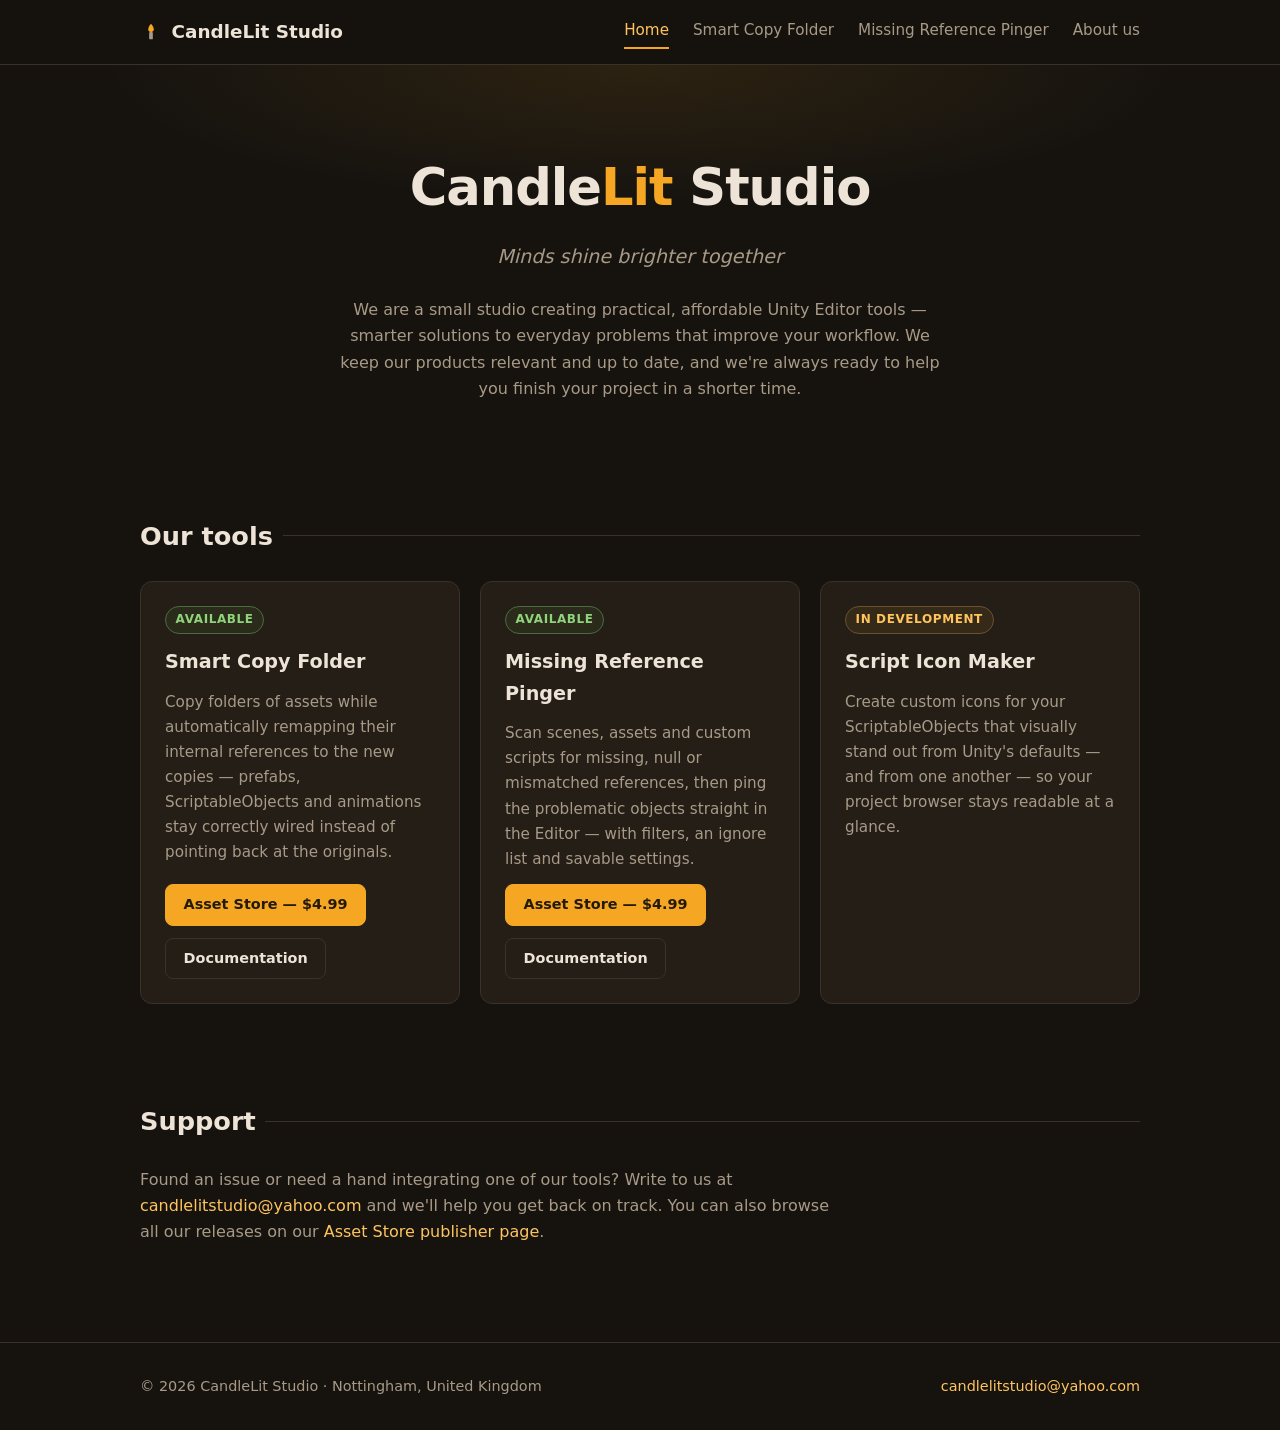
<file: index.html>
<!DOCTYPE html>
<html lang="en">
<head>
<meta charset="UTF-8">
<meta name="viewport" content="width=device-width, initial-scale=1.0">
<title>CandleLit Studio — Unity Editor Tools</title>
<meta name="description" content="CandleLit Studio makes practical, affordable Unity Editor tools that improve your workflow. Minds shine brighter together.">
<link rel="stylesheet" href="css/style.css">
<link rel="icon" href="assets/favicon.svg" type="image/svg+xml">
</head>
<body>

<header>
  <nav class="nav">
    <a class="brand" href="index.html">
      <svg width="22" height="22" viewBox="0 0 24 24" fill="none">
        <path d="M12 3c2 2.5 3 4.2 3 6a3 3 0 1 1-6 0c0-1.8 1-3.5 3-6z" fill="#f5a623"/>
        <rect x="10" y="12" width="4" height="8" rx="1" fill="#a89a87"/>
      </svg>
      CandleLit Studio
    </a>
    <a class="navlink active" href="index.html">Home</a>
    <a class="navlink" href="smart-copy-folder.html">Smart Copy Folder</a>
    <a class="navlink" href="missing-reference-pinger.html">Missing Reference Pinger</a>
    <a class="navlink" href="about.html">About us</a>
  </nav>
</header>

<main>
  <div class="hero">
    <h1>Candle<span class="lit">Lit</span> Studio</h1>
    <p class="tagline">Minds shine brighter together</p>
    <p class="intro">
      We are a small studio creating practical, affordable Unity Editor tools —
      smarter solutions to everyday problems that improve your workflow. We keep our
      products relevant and up to date, and we're always ready to help you finish
      your project in a shorter time.
    </p>
  </div>

  <div class="wrap">
    <section id="products">
      <h2 class="section-title">Our tools</h2>
      <div class="cards">

        <div class="card">
          <span class="badge available">Available</span>
          <h3><a href="smart-copy-folder.html">Smart Copy Folder</a></h3>
          <p>
            Copy folders of assets while automatically remapping their internal
            references to the new copies — prefabs, ScriptableObjects and animations
            stay correctly wired instead of pointing back at the originals.
          </p>
          <div class="actions">
            <a class="btn primary" href="https://assetstore.unity.com/packages/tools/utilities/smart-copy-folder-289032" target="_blank" rel="noopener">Asset Store — $4.99</a>
            <a class="btn" href="smart-copy-folder.html">Documentation</a>
          </div>
        </div>

        <div class="card">
          <span class="badge available">Available</span>
          <h3><a href="missing-reference-pinger.html">Missing Reference Pinger</a></h3>
          <p>
            Scan scenes, assets and custom scripts for missing, null or mismatched
            references, then ping the problematic objects straight in the Editor —
            with filters, an ignore list and savable settings.
          </p>
          <div class="actions">
            <a class="btn primary" href="https://assetstore.unity.com/packages/package/325607" target="_blank" rel="noopener">Asset Store — $4.99</a>
            <a class="btn" href="missing-reference-pinger.html">Documentation</a>
          </div>
        </div>

        <div class="card">
          <span class="badge soon">In development</span>
          <h3>Script Icon Maker</h3>
          <p>
            Create custom icons for your ScriptableObjects that visually stand out
            from Unity's defaults — and from one another — so your project browser
            stays readable at a glance.
          </p>
        </div>

      </div>
    </section>

    <section id="support">
      <h2 class="section-title">Support</h2>
      <p style="color: var(--text-dim); max-width: 700px;">
        Found an issue or need a hand integrating one of our tools? Write to us at
        <a href="mailto:candlelitstudio@yahoo.com">candlelitstudio@yahoo.com</a>
        and we'll help you get back on track. You can also browse all our releases on our
        <a href="https://assetstore.unity.com/publishers/102796" target="_blank" rel="noopener">Asset Store publisher page</a>.
      </p>
    </section>
  </div>
</main>

<footer>
  <div class="footer-inner">
    <span>© 2026 CandleLit Studio · Nottingham, United Kingdom</span>
    <a href="mailto:candlelitstudio@yahoo.com">candlelitstudio@yahoo.com</a>
  </div>
</footer>

</body>
</html>
</file>
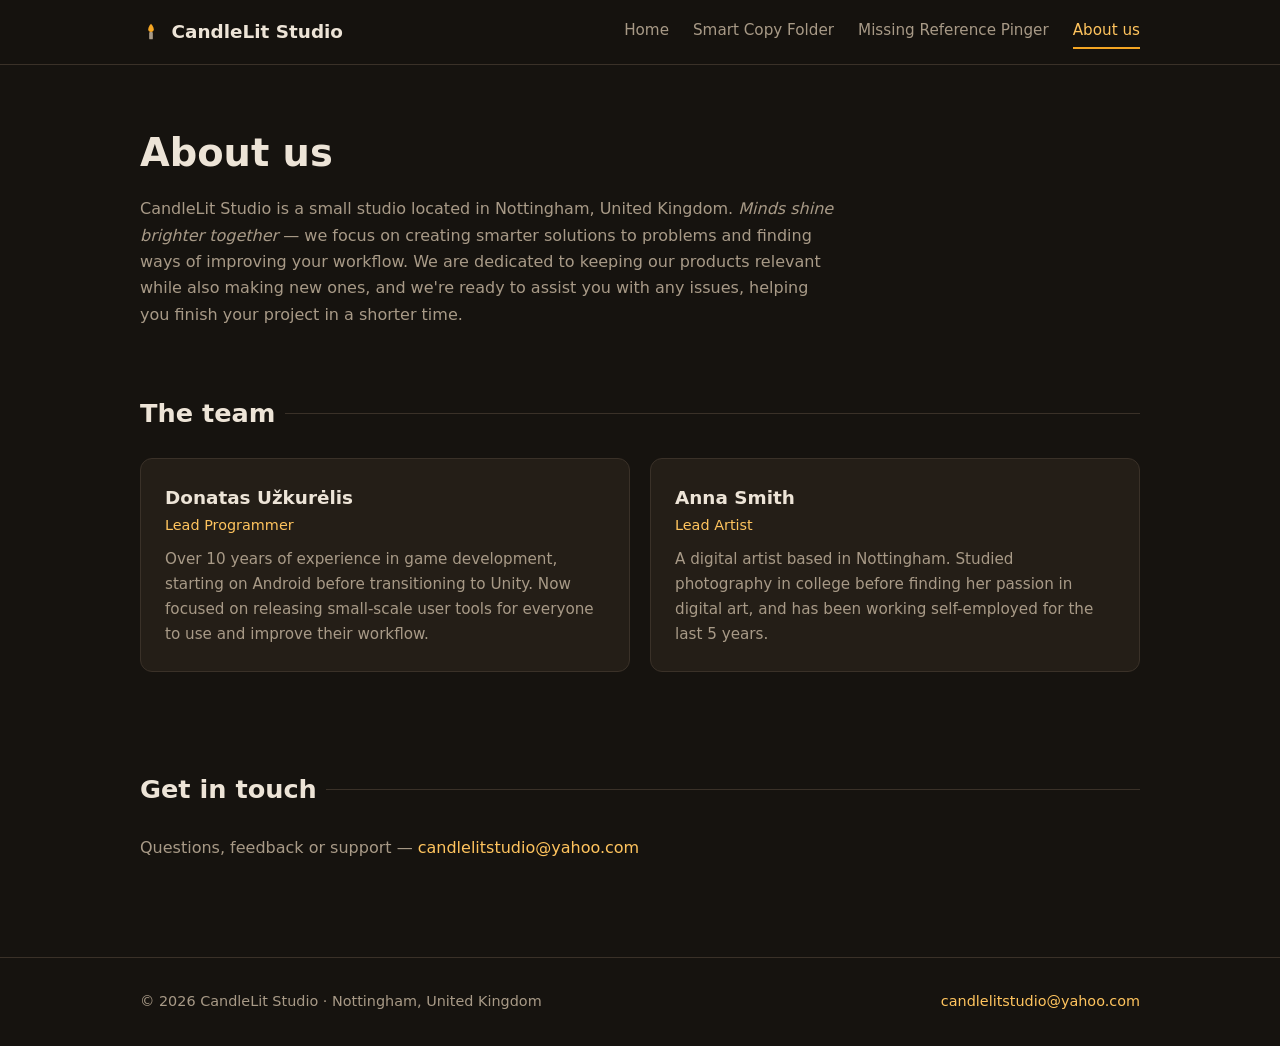
<file: about.html>
<!DOCTYPE html>
<html lang="en">
<head>
<meta charset="UTF-8">
<meta name="viewport" content="width=device-width, initial-scale=1.0">
<title>About us — CandleLit Studio</title>
<meta name="description" content="CandleLit Studio is a small studio in Nottingham, UK, creating smarter solutions to problems and improving your Unity workflow.">
<link rel="stylesheet" href="css/style.css">
<link rel="icon" href="assets/favicon.svg" type="image/svg+xml">
</head>
<body>

<header>
  <nav class="nav">
    <a class="brand" href="index.html">
      <svg width="22" height="22" viewBox="0 0 24 24" fill="none">
        <path d="M12 3c2 2.5 3 4.2 3 6a3 3 0 1 1-6 0c0-1.8 1-3.5 3-6z" fill="#f5a623"/>
        <rect x="10" y="12" width="4" height="8" rx="1" fill="#a89a87"/>
      </svg>
      CandleLit Studio
    </a>
    <a class="navlink" href="index.html">Home</a>
    <a class="navlink" href="smart-copy-folder.html">Smart Copy Folder</a>
    <a class="navlink" href="missing-reference-pinger.html">Missing Reference Pinger</a>
    <a class="navlink active" href="about.html">About us</a>
  </nav>
</header>

<main>
  <div class="wrap">
    <div class="page-head">
      <h1>About us</h1>
      <p class="lede">
        CandleLit Studio is a small studio located in Nottingham, United Kingdom.
        <em>Minds shine brighter together</em> — we focus on creating smarter solutions
        to problems and finding ways of improving your workflow. We are dedicated to
        keeping our products relevant while also making new ones, and we're ready to
        assist you with any issues, helping you finish your project in a shorter time.
      </p>
    </div>

    <section>
      <h2 class="section-title">The team</h2>
      <div class="team">

        <div class="member">
          <h3>Donatas Užkurėlis</h3>
          <p class="role">Lead Programmer</p>
          <p>
            Over 10 years of experience in game development, starting on Android before
            transitioning to Unity. Now focused on releasing small-scale user tools for
            everyone to use and improve their workflow.
          </p>
        </div>

        <div class="member">
          <h3>Anna Smith</h3>
          <p class="role">Lead Artist</p>
          <p>
            A digital artist based in Nottingham. Studied photography in college before
            finding her passion in digital art, and has been working self-employed for
            the last 5 years.
          </p>
        </div>

      </div>
    </section>

    <section>
      <h2 class="section-title">Get in touch</h2>
      <p style="color: var(--text-dim);">
        Questions, feedback or support —
        <a href="mailto:candlelitstudio@yahoo.com">candlelitstudio@yahoo.com</a>
      </p>
    </section>
  </div>
</main>

<footer>
  <div class="footer-inner">
    <span>© 2026 CandleLit Studio · Nottingham, United Kingdom</span>
    <a href="mailto:candlelitstudio@yahoo.com">candlelitstudio@yahoo.com</a>
  </div>
</footer>

</body>
</html>
</file>
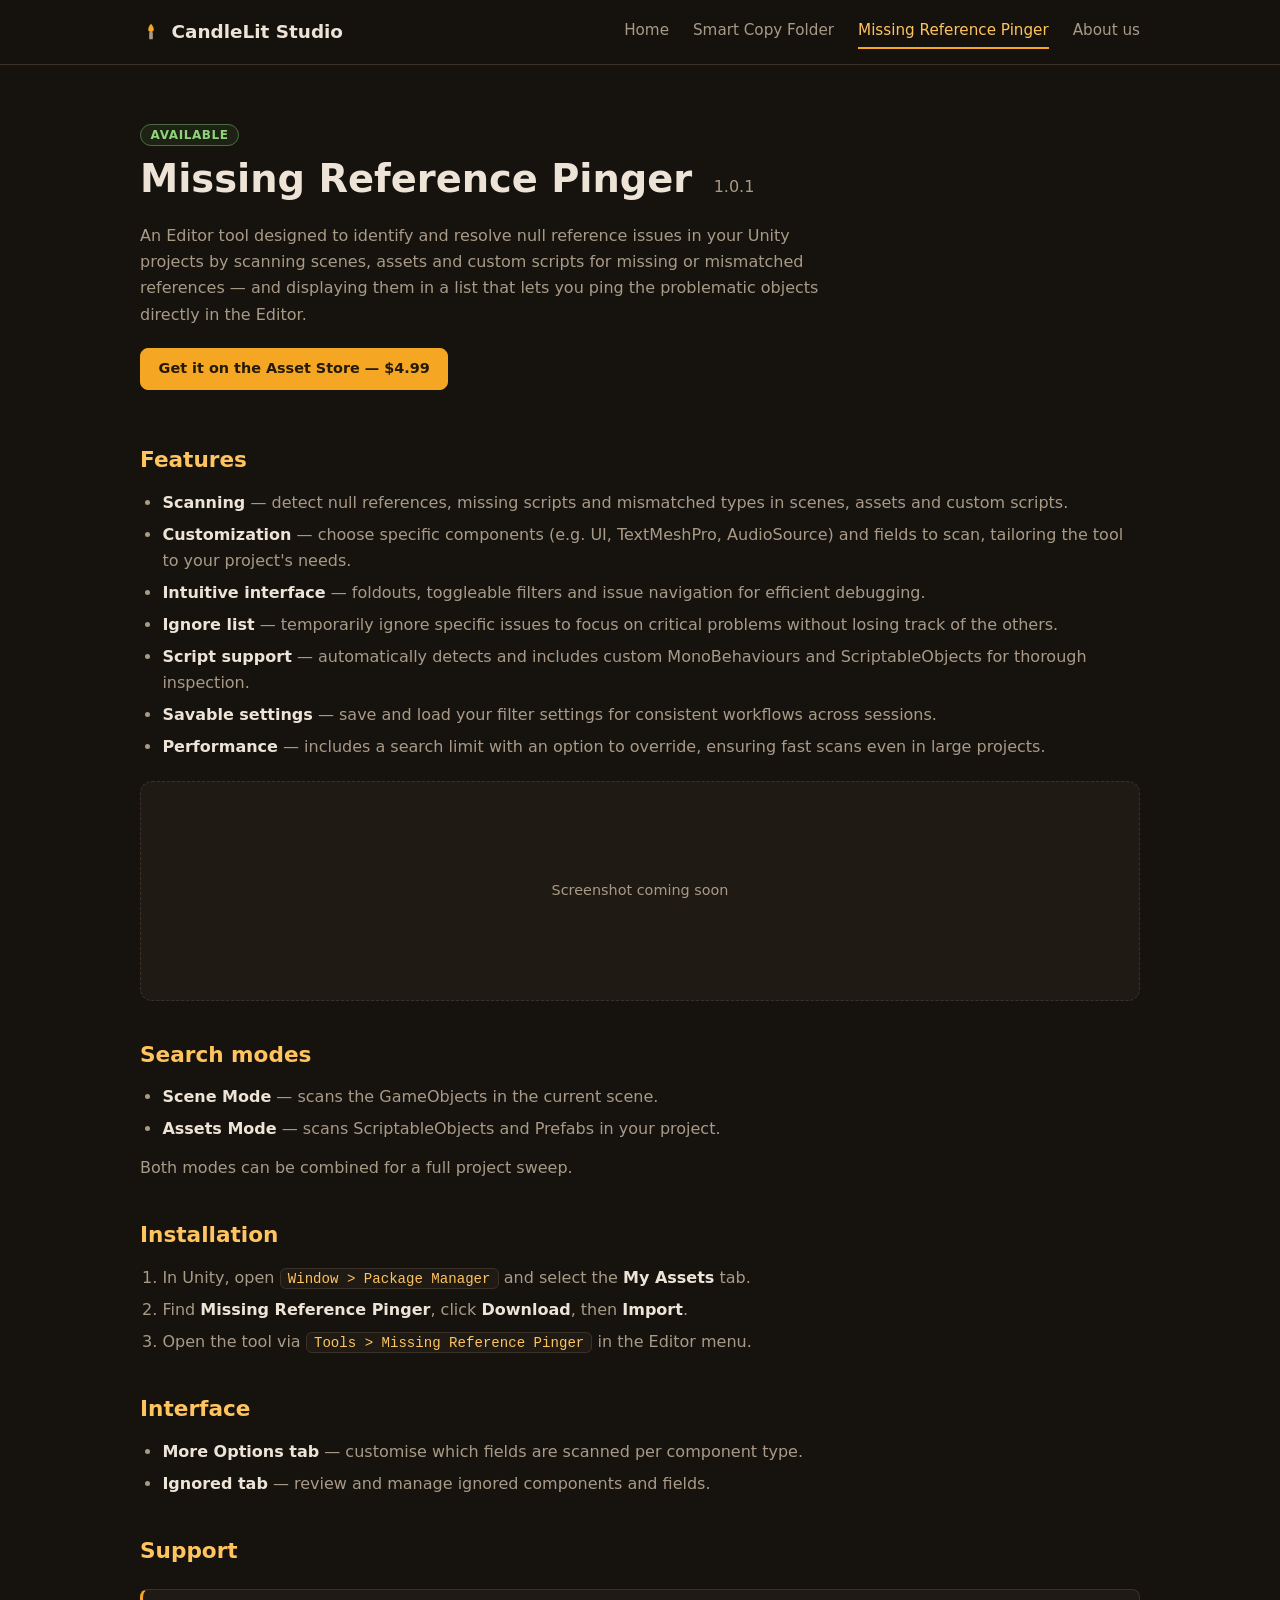
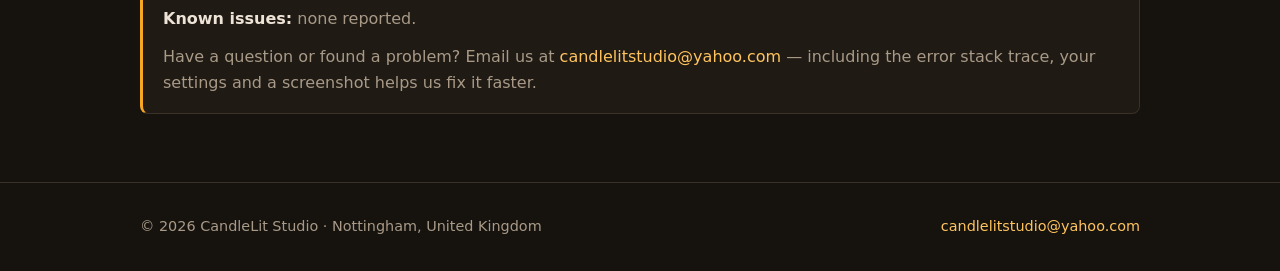
<file: missing-reference-pinger.html>
<!DOCTYPE html>
<html lang="en">
<head>
<meta charset="UTF-8">
<meta name="viewport" content="width=device-width, initial-scale=1.0">
<title>Missing Reference Pinger — CandleLit Studio</title>
<meta name="description" content="Missing Reference Pinger is a Unity Editor tool that finds missing, null or mismatched references in scenes, assets and custom scripts, and pings the problematic objects.">
<link rel="stylesheet" href="css/style.css">
<link rel="icon" href="assets/favicon.svg" type="image/svg+xml">
</head>
<body>

<header>
  <nav class="nav">
    <a class="brand" href="index.html">
      <svg width="22" height="22" viewBox="0 0 24 24" fill="none">
        <path d="M12 3c2 2.5 3 4.2 3 6a3 3 0 1 1-6 0c0-1.8 1-3.5 3-6z" fill="#f5a623"/>
        <rect x="10" y="12" width="4" height="8" rx="1" fill="#a89a87"/>
      </svg>
      CandleLit Studio
    </a>
    <a class="navlink" href="index.html">Home</a>
    <a class="navlink" href="smart-copy-folder.html">Smart Copy Folder</a>
    <a class="navlink active" href="missing-reference-pinger.html">Missing Reference Pinger</a>
    <a class="navlink" href="about.html">About us</a>
  </nav>
</header>

<main>
  <div class="wrap">
    <div class="page-head">
      <span class="badge available">Available</span>
      <h1>Missing Reference Pinger <span class="version">1.0.1</span></h1>
      <p class="lede">
        An Editor tool designed to identify and resolve null reference issues in your Unity
        projects by scanning scenes, assets and custom scripts for missing or mismatched
        references — and displaying them in a list that lets you ping the problematic
        objects directly in the Editor.
      </p>
      <div class="actions" style="margin-top: 1.25rem;">
        <a class="btn primary" href="https://assetstore.unity.com/packages/package/325607" target="_blank" rel="noopener">Get it on the Asset Store — $4.99</a>
      </div>
    </div>

    <div class="content">
      <h2>Features</h2>
      <ul>
        <li><strong>Scanning</strong> — detect null references, missing scripts and mismatched types in scenes, assets and custom scripts.</li>
        <li><strong>Customization</strong> — choose specific components (e.g. UI, TextMeshPro, AudioSource) and fields to scan, tailoring the tool to your project's needs.</li>
        <li><strong>Intuitive interface</strong> — foldouts, toggleable filters and issue navigation for efficient debugging.</li>
        <li><strong>Ignore list</strong> — temporarily ignore specific issues to focus on critical problems without losing track of the others.</li>
        <li><strong>Script support</strong> — automatically detects and includes custom MonoBehaviours and ScriptableObjects for thorough inspection.</li>
        <li><strong>Savable settings</strong> — save and load your filter settings for consistent workflows across sessions.</li>
        <li><strong>Performance</strong> — includes a search limit with an option to override, ensuring fast scans even in large projects.</li>
      </ul>

      <!-- TODO: drop real screenshots into assets/ and replace this placeholder -->
      <div class="shot">Screenshot coming soon</div>

      <h2>Search modes</h2>
      <ul>
        <li><strong>Scene Mode</strong> — scans the GameObjects in the current scene.</li>
        <li><strong>Assets Mode</strong> — scans ScriptableObjects and Prefabs in your project.</li>
      </ul>
      <p>Both modes can be combined for a full project sweep.</p>

      <h2>Installation</h2>
      <ol>
        <li>In Unity, open <code>Window &gt; Package Manager</code> and select the <strong>My Assets</strong> tab.</li>
        <li>Find <strong>Missing Reference Pinger</strong>, click <strong>Download</strong>, then <strong>Import</strong>.</li>
        <li>Open the tool via <code>Tools &gt; Missing Reference Pinger</code> in the Editor menu.</li>
      </ol>

      <h2>Interface</h2>
      <ul>
        <li><strong>More Options tab</strong> — customise which fields are scanned per component type.</li>
        <li><strong>Ignored tab</strong> — review and manage ignored components and fields.</li>
      </ul>

      <h2>Support</h2>
      <div class="callout">
        <p><strong>Known issues:</strong> none reported.</p>
        <p>
          Have a question or found a problem? Email us at
          <a href="mailto:candlelitstudio@yahoo.com">candlelitstudio@yahoo.com</a> —
          including the error stack trace, your settings and a screenshot helps us fix it faster.
        </p>
      </div>
    </div>
  </div>
</main>

<footer>
  <div class="footer-inner">
    <span>© 2026 CandleLit Studio · Nottingham, United Kingdom</span>
    <a href="mailto:candlelitstudio@yahoo.com">candlelitstudio@yahoo.com</a>
  </div>
</footer>

</body>
</html>
</file>
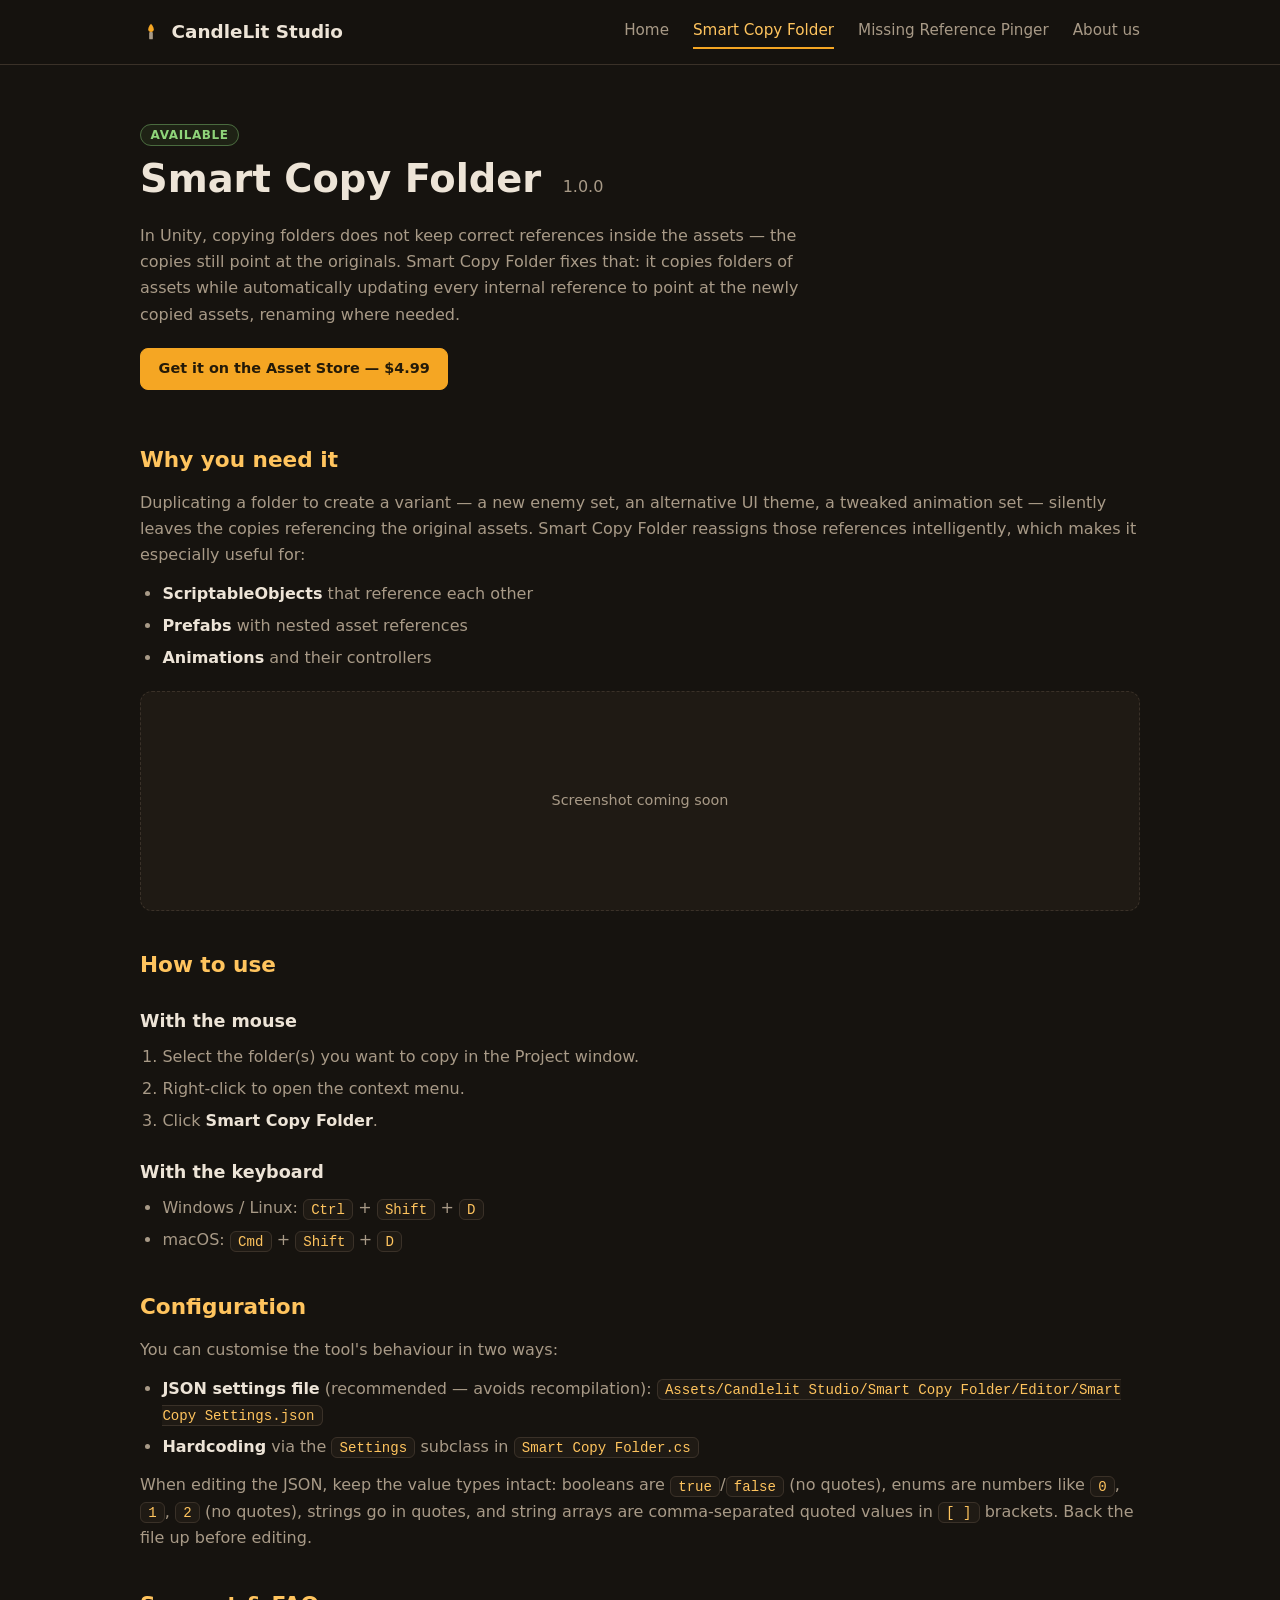
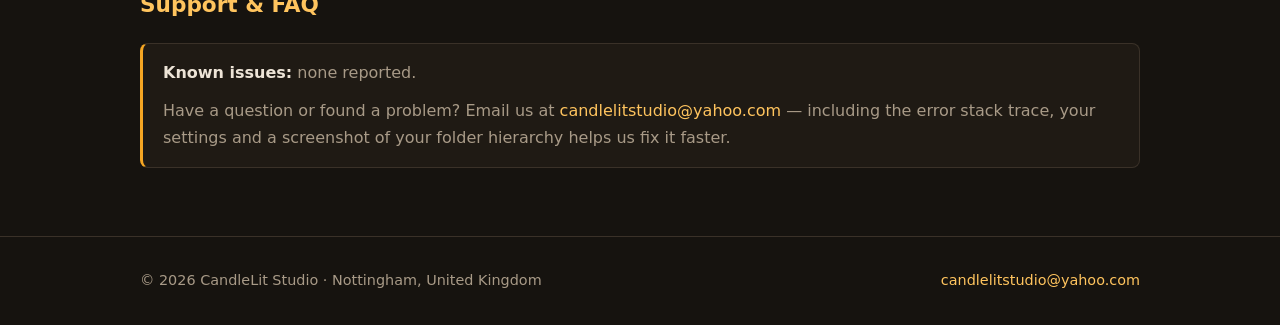
<file: smart-copy-folder.html>
<!DOCTYPE html>
<html lang="en">
<head>
<meta charset="UTF-8">
<meta name="viewport" content="width=device-width, initial-scale=1.0">
<title>Smart Copy Folder — CandleLit Studio</title>
<meta name="description" content="Smart Copy Folder is a Unity Editor tool that copies folders of assets while remapping internal references to the new copies.">
<link rel="stylesheet" href="css/style.css">
<link rel="icon" href="assets/favicon.svg" type="image/svg+xml">
</head>
<body>

<header>
  <nav class="nav">
    <a class="brand" href="index.html">
      <svg width="22" height="22" viewBox="0 0 24 24" fill="none">
        <path d="M12 3c2 2.5 3 4.2 3 6a3 3 0 1 1-6 0c0-1.8 1-3.5 3-6z" fill="#f5a623"/>
        <rect x="10" y="12" width="4" height="8" rx="1" fill="#a89a87"/>
      </svg>
      CandleLit Studio
    </a>
    <a class="navlink" href="index.html">Home</a>
    <a class="navlink active" href="smart-copy-folder.html">Smart Copy Folder</a>
    <a class="navlink" href="missing-reference-pinger.html">Missing Reference Pinger</a>
    <a class="navlink" href="about.html">About us</a>
  </nav>
</header>

<main>
  <div class="wrap">
    <div class="page-head">
      <span class="badge available">Available</span>
      <h1>Smart Copy Folder <span class="version">1.0.0</span></h1>
      <p class="lede">
        In Unity, copying folders does not keep correct references inside the assets —
        the copies still point at the originals. Smart Copy Folder fixes that: it copies
        folders of assets while automatically updating every internal reference to point
        at the newly copied assets, renaming where needed.
      </p>
      <div class="actions" style="margin-top: 1.25rem;">
        <a class="btn primary" href="https://assetstore.unity.com/packages/tools/utilities/smart-copy-folder-289032" target="_blank" rel="noopener">Get it on the Asset Store — $4.99</a>
      </div>
    </div>

    <div class="content">
      <h2>Why you need it</h2>
      <p>
        Duplicating a folder to create a variant — a new enemy set, an alternative UI theme,
        a tweaked animation set — silently leaves the copies referencing the original assets.
        Smart Copy Folder reassigns those references intelligently, which makes it especially
        useful for:
      </p>
      <ul>
        <li><strong>ScriptableObjects</strong> that reference each other</li>
        <li><strong>Prefabs</strong> with nested asset references</li>
        <li><strong>Animations</strong> and their controllers</li>
      </ul>

      <!-- TODO: drop real screenshots into assets/ and replace this placeholder -->
      <div class="shot">Screenshot coming soon</div>

      <h2>How to use</h2>
      <h3>With the mouse</h3>
      <ol>
        <li>Select the folder(s) you want to copy in the Project window.</li>
        <li>Right-click to open the context menu.</li>
        <li>Click <strong>Smart Copy Folder</strong>.</li>
      </ol>

      <h3>With the keyboard</h3>
      <ul>
        <li>Windows / Linux: <kbd>Ctrl</kbd> + <kbd>Shift</kbd> + <kbd>D</kbd></li>
        <li>macOS: <kbd>Cmd</kbd> + <kbd>Shift</kbd> + <kbd>D</kbd></li>
      </ul>

      <h2>Configuration</h2>
      <p>You can customise the tool's behaviour in two ways:</p>
      <ul>
        <li>
          <strong>JSON settings file</strong> (recommended — avoids recompilation):
          <code>Assets/Candlelit Studio/Smart Copy Folder/Editor/Smart Copy Settings.json</code>
        </li>
        <li>
          <strong>Hardcoding</strong> via the <code>Settings</code> subclass in
          <code>Smart Copy Folder.cs</code>
        </li>
      </ul>
      <p>
        When editing the JSON, keep the value types intact: booleans are <code>true</code>/<code>false</code>
        (no quotes), enums are numbers like <code>0</code>, <code>1</code>, <code>2</code> (no quotes),
        strings go in quotes, and string arrays are comma-separated quoted values in
        <code>[&nbsp;]</code> brackets. Back the file up before editing.
      </p>

      <h2>Support &amp; FAQ</h2>
      <div class="callout">
        <p><strong>Known issues:</strong> none reported.</p>
        <p>
          Have a question or found a problem? Email us at
          <a href="mailto:candlelitstudio@yahoo.com">candlelitstudio@yahoo.com</a> —
          including the error stack trace, your settings and a screenshot of your folder
          hierarchy helps us fix it faster.
        </p>
      </div>
    </div>
  </div>
</main>

<footer>
  <div class="footer-inner">
    <span>© 2026 CandleLit Studio · Nottingham, United Kingdom</span>
    <a href="mailto:candlelitstudio@yahoo.com">candlelitstudio@yahoo.com</a>
  </div>
</footer>

</body>
</html>
</file>
<file: css/style.css>
/* CandleLit Studio — shared styles */

:root {
  --bg: #16130f;
  --bg-raised: #1f1a14;
  --bg-card: #241e17;
  --border: #3a3128;
  --text: #ede4d7;
  --text-dim: #a89a87;
  --flame: #f5a623;
  --flame-soft: #ffc45e;
  --ember: #d96c2c;
  --radius: 12px;
  --maxw: 1040px;
}

* { margin: 0; padding: 0; box-sizing: border-box; }

html { scroll-behavior: smooth; }

body {
  background: var(--bg);
  color: var(--text);
  font-family: "Segoe UI", system-ui, -apple-system, sans-serif;
  line-height: 1.65;
  min-height: 100vh;
  display: flex;
  flex-direction: column;
}

a { color: var(--flame-soft); text-decoration: none; }
a:hover { color: var(--flame); }

/* ---------- Header ---------- */

header {
  border-bottom: 1px solid var(--border);
  background: rgba(22, 19, 15, 0.92);
  position: sticky;
  top: 0;
  backdrop-filter: blur(8px);
  z-index: 10;
}

.nav {
  max-width: var(--maxw);
  margin: 0 auto;
  padding: 0.9rem 1.25rem;
  display: flex;
  align-items: center;
  gap: 1.5rem;
  flex-wrap: wrap;
}

.brand {
  display: flex;
  align-items: center;
  gap: 0.6rem;
  font-weight: 600;
  font-size: 1.15rem;
  color: var(--text);
  margin-right: auto;
}

.brand svg { flex-shrink: 0; }

.nav a.navlink {
  color: var(--text-dim);
  font-size: 0.95rem;
  padding: 0.25rem 0;
  border-bottom: 2px solid transparent;
}

.nav a.navlink:hover { color: var(--text); }
.nav a.navlink.active { color: var(--flame-soft); border-bottom-color: var(--flame); }

/* ---------- Layout ---------- */

main { flex: 1; }

.wrap {
  max-width: var(--maxw);
  margin: 0 auto;
  padding: 0 1.25rem;
}

/* ---------- Hero ---------- */

.hero {
  text-align: center;
  padding: 5rem 1.25rem 4rem;
  background:
    radial-gradient(ellipse 60% 50% at 50% 0%, rgba(245, 166, 35, 0.10), transparent 70%);
}

.hero h1 {
  font-size: clamp(2rem, 5vw, 3.2rem);
  font-weight: 700;
  letter-spacing: -0.02em;
}

.hero h1 .lit { color: var(--flame); }

.hero .tagline {
  margin-top: 0.75rem;
  font-size: 1.2rem;
  color: var(--text-dim);
  font-style: italic;
}

.hero p.intro {
  max-width: 620px;
  margin: 1.5rem auto 0;
  color: var(--text-dim);
}

/* ---------- Sections ---------- */

section { padding: 3rem 0; }

h2.section-title {
  font-size: 1.6rem;
  margin-bottom: 1.5rem;
  display: flex;
  align-items: center;
  gap: 0.6rem;
}

h2.section-title::after {
  content: "";
  flex: 1;
  height: 1px;
  background: var(--border);
}

/* ---------- Product cards ---------- */

.cards {
  display: grid;
  grid-template-columns: repeat(auto-fit, minmax(280px, 1fr));
  gap: 1.25rem;
}

.card {
  background: var(--bg-card);
  border: 1px solid var(--border);
  border-radius: var(--radius);
  padding: 1.5rem;
  display: flex;
  flex-direction: column;
  gap: 0.75rem;
  transition: border-color 0.2s, transform 0.2s;
}

.card:hover { border-color: var(--flame); transform: translateY(-3px); }

.card h3 { font-size: 1.2rem; }
.card h3 a { color: var(--text); }
.card h3 a:hover { color: var(--flame-soft); }

.card p { color: var(--text-dim); font-size: 0.95rem; flex: 1; }

.badge {
  align-self: flex-start;
  font-size: 0.75rem;
  font-weight: 600;
  letter-spacing: 0.05em;
  text-transform: uppercase;
  padding: 0.2rem 0.6rem;
  border-radius: 999px;
  border: 1px solid;
}

.badge.available { color: #8fd47a; border-color: #4a6b3f; background: rgba(90, 140, 70, 0.12); }
.badge.soon { color: var(--flame-soft); border-color: #6b5230; background: rgba(245, 166, 35, 0.08); }

.card .actions { display: flex; gap: 0.75rem; flex-wrap: wrap; }

.btn {
  display: inline-block;
  padding: 0.5rem 1.1rem;
  border-radius: 8px;
  font-size: 0.9rem;
  font-weight: 600;
  border: 1px solid var(--border);
  color: var(--text);
  transition: background 0.2s, border-color 0.2s;
}

.btn:hover { border-color: var(--flame); color: var(--text); }

.btn.primary {
  background: var(--flame);
  border-color: var(--flame);
  color: #241a08;
}

.btn.primary:hover { background: var(--flame-soft); border-color: var(--flame-soft); color: #241a08; }

/* ---------- Product page ---------- */

.page-head { padding: 3.5rem 0 1rem; }
.page-head h1 { font-size: clamp(1.7rem, 4vw, 2.4rem); }
.page-head .version { color: var(--text-dim); font-size: 1rem; margin-left: 0.5rem; font-weight: 400; }
.page-head .lede { color: var(--text-dim); max-width: 700px; margin-top: 0.75rem; }

.content h2 { font-size: 1.35rem; margin: 2.25rem 0 0.75rem; color: var(--flame-soft); }
.content h3 { font-size: 1.1rem; margin: 1.5rem 0 0.5rem; }
.content p, .content li { color: var(--text-dim); }
.content p { margin-bottom: 0.75rem; }
.content ul, .content ol { padding-left: 1.4rem; margin-bottom: 0.75rem; }
.content li { margin-bottom: 0.35rem; }
.content strong { color: var(--text); }

.content code, kbd {
  background: var(--bg-raised);
  border: 1px solid var(--border);
  border-radius: 6px;
  padding: 0.1rem 0.45rem;
  font-family: Consolas, "Courier New", monospace;
  font-size: 0.88em;
  color: var(--flame-soft);
}

.callout {
  background: var(--bg-raised);
  border: 1px solid var(--border);
  border-left: 3px solid var(--flame);
  border-radius: 8px;
  padding: 1rem 1.25rem;
  margin: 1.25rem 0;
}

.callout p:last-child { margin-bottom: 0; }

/* Screenshot placeholder */
.shot {
  background: var(--bg-raised);
  border: 1px dashed var(--border);
  border-radius: var(--radius);
  min-height: 220px;
  display: flex;
  align-items: center;
  justify-content: center;
  color: var(--text-dim);
  font-size: 0.9rem;
  margin: 1.25rem 0;
}

.shot img { max-width: 100%; border-radius: var(--radius); display: block; }

/* ---------- About page ---------- */

.team {
  display: grid;
  grid-template-columns: repeat(auto-fit, minmax(280px, 1fr));
  gap: 1.25rem;
  margin-top: 1rem;
}

.member {
  background: var(--bg-card);
  border: 1px solid var(--border);
  border-radius: var(--radius);
  padding: 1.5rem;
}

.member h3 { font-size: 1.15rem; }
.member .role { color: var(--flame-soft); font-size: 0.9rem; margin-bottom: 0.6rem; }
.member p { color: var(--text-dim); font-size: 0.95rem; }

/* ---------- Footer ---------- */

footer {
  border-top: 1px solid var(--border);
  margin-top: 3rem;
}

.footer-inner {
  max-width: var(--maxw);
  margin: 0 auto;
  padding: 2rem 1.25rem;
  display: flex;
  justify-content: space-between;
  align-items: center;
  gap: 1rem;
  flex-wrap: wrap;
  color: var(--text-dim);
  font-size: 0.9rem;
}
</file>
